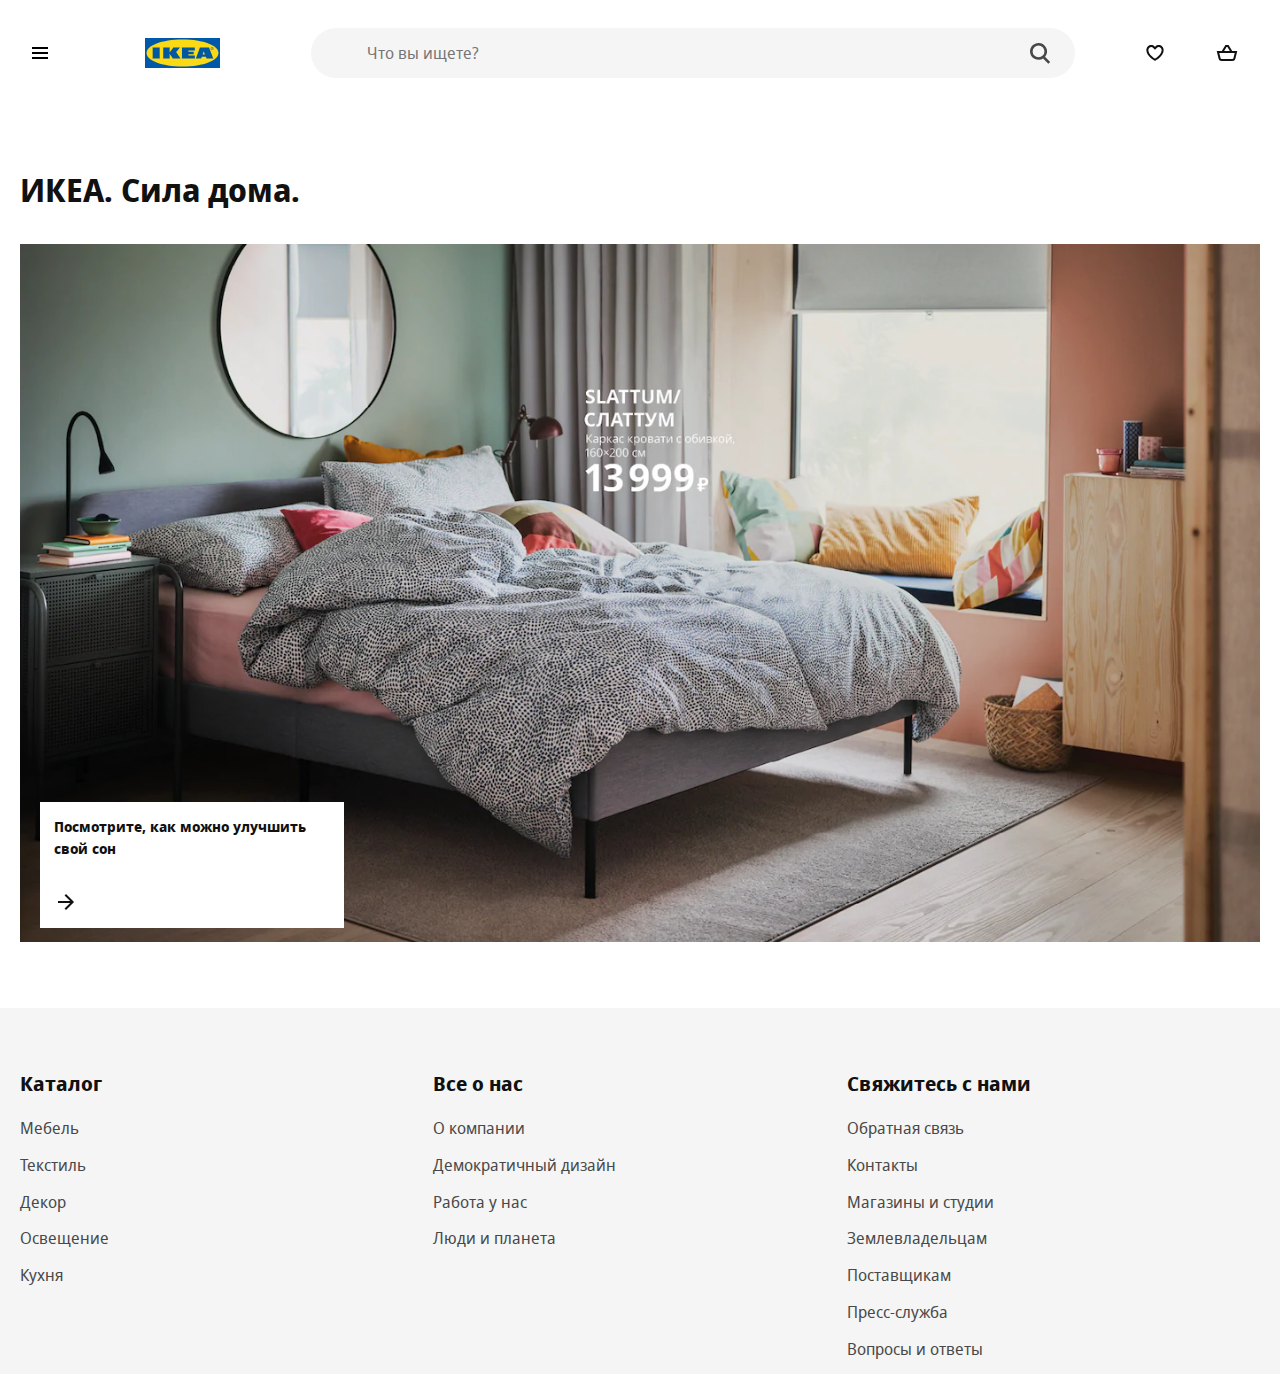
<file: index.html>
<!DOCTYPE html>
<html lang="en">
  <head>
    <meta charset="UTF-8" />
    <meta
      name="viewport"
      content="width=device-width, user-scalable=no, initial-scale=1.0, maximum-scale=1.0, minimum-scale=1.0"
    />
    <meta http-equiv="X-UA-Compatible" content="ie=edge" />
    <link
      rel="apple-touch-icon"
      sizes="180x180"
      href="favicon/apple-touch-icon.png"
    />
    <link
      rel="icon"
      type="image/png"
      sizes="32x32"
      href="favicon/favicon-32x32.png"
    />
    <link
      rel="icon"
      type="image/png"
      sizes="16x16"
      href="favicon/favicon-16x16.png"
    />
    <link
      rel="mask-icon"
      href="favicon/safari-pinned-tab.svg"
      color="#0058ab"
    />
    <meta name="msapplication-TileColor" content="#0058ab" />
    <meta name="theme-color" content="#0058ab" />
    <title>ИКЕА - официальный интернет-магазин мебели - IKEA</title>
    <link rel="stylesheet" href="styles/styles.css" />	
    <script src="script/index.js" defer type="module"></script>
  </head>
  <body>
    
    <main>
      <div class="container">
        <h1 class="main-header">ИКЕА. Сила дома.</h1>
        <aside class="offer">
          <a href="card.html#idd059">
            <picture>
              <source
                srcset="image/b47e07ee97fd5f9bf030d258d462a945.webp"
                type="image/webp"
              />
              <img
                src="image/b47e07ee97fd5f9bf030d258d462a945.jpg"
                alt="СЛАТТУМ"
              />
            </picture>
          </a>
          <a class="offer-extra" href="goods.html?subcat=Кровати">
            <p>Посмотрите, как можно улучшить свой сон</p>
            <svg
              focusable="false"
              viewBox="0 0 24 24"
              class="offer-arrow"
              aria-hidden="true"
            >
              <path
                fill-rule="evenodd"
                clip-rule="evenodd"
                d="M19.2937 12.7074L20.0008 12.0003L19.2938 11.2932L12.0008 3.99927L10.5865 5.41339L16.1727 11.0003H4V13.0003H16.1723L10.5855 18.5868L11.9996 20.0011L19.2937 12.7074Z"
              ></path>
            </svg>
          </a>
        </aside>
      </div>
    </main>
        
  </body>
</html>
</file>
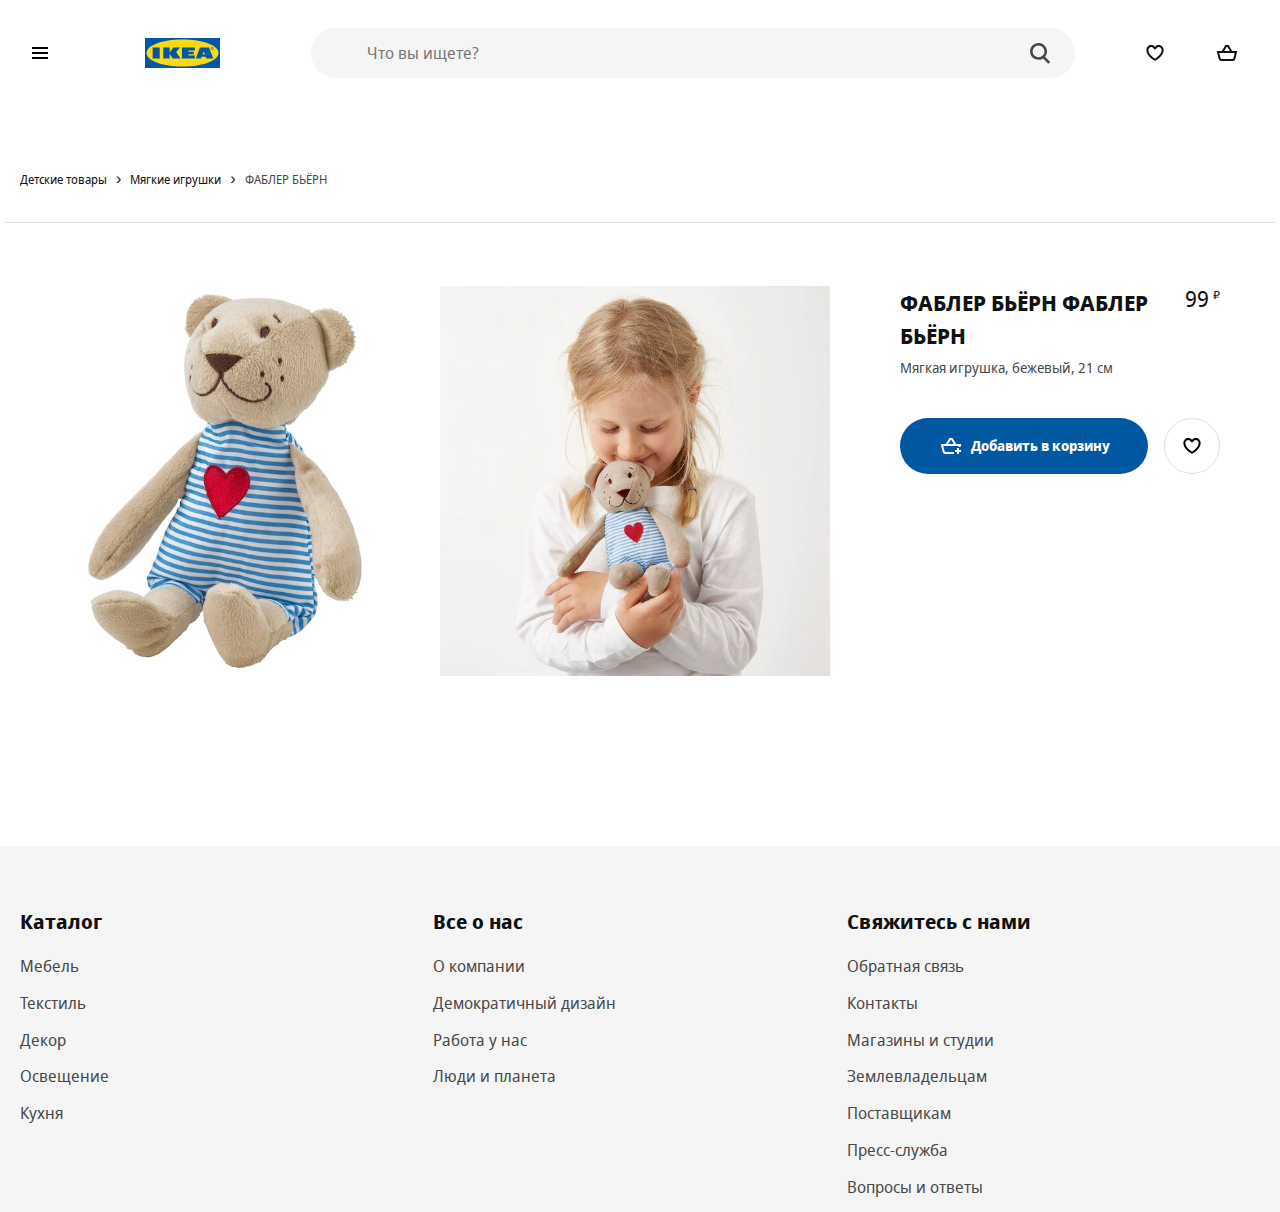
<file: card.html>
<!DOCTYPE html>
<html lang="en">
<head>
	<meta charset="UTF-8">
	<meta name="viewport" content="width=device-width, user-scalable=no, initial-scale=1.0, maximum-scale=1.0, minimum-scale=1.0">
	<meta http-equiv="X-UA-Compatible" content="ie=edge">
	<link rel="apple-touch-icon" sizes="180x180" href="favicon/apple-touch-icon.png">
	<link rel="icon" type="image/png" sizes="32x32" href="favicon/favicon-32x32.png">
	<link rel="icon" type="image/png" sizes="16x16" href="favicon/favicon-16x16.png">
	<link rel="mask-icon" href="favicon/safari-pinned-tab.svg" color="#0058ab">
	<meta name="msapplication-TileColor" content="#0058ab">
	<meta name="theme-color" content="#0058ab">
	<title>Детские игрушки - IKEA</title>
	<link rel="stylesheet" href="styles/styles.css">	
    <script src="script/index.js" defer type="module"></script>
  </head>
</head>
<body>
<main>
	<div class="container">
		<div class="breadcrumb">
			<nav role="navigation" aria-label="Breadcrumb" class="breadcrumb__nav">
				<ul class="breadcrumb__list">

					<li class="breadcrumb__list-item">
						<a href="goods.html?cat=Детские товары" class="breadcrumb__link"><span>Детские товары</span></a>
					</li>

					<li class="breadcrumb__list-item">
						<a href="goods.html?cat=Мягкие игрушки" class="breadcrumb__link"><span>Мягкие игрушки</span></a>
					</li>

					<li class="breadcrumb__list-item">
						<a href="#" class="breadcrumb__link"><span>ФАБЛЕР БЬЁРН</span></a>
					</li>

				</ul>
			</nav>
		</div>

		<div class="good wrapper">
			<div class="good-images">
				<div class="good-image__item">
					<img src="image/fabler-byorn-myagkaya-igrushka-bezhevyy__0710165_PE727396_S5.jpg" alt="">
				</div>
				<div class="good-image__item">
					<img src="image/fabler-byorn-myagkaya-igrushka-bezhevyy__0876865_PE611124_S5.jpg" alt="">
				</div>
			</div>
			<div class="good-item"> <!-- not-in-stock - нет в наличии-->
				<p class="good-item__new">Новинка</p>

				<div class="good-item__section">
					<div>
						<h2 class="good-item__header">ФАБЛЕР БЬЁРН ФАБЛЕР БЬЁРН</h2>
						<p class="good-item__description">Мягкая игрушка, бежевый, 21 см</p>

					</div>
					<p class="good-item__price">
						<span class="good-item__empty">Нет в наличии</span>
						<span class="good-item__price-value">99</span>
						<span class="good-item__currency">₽</span>
					</p>

				</div>
				<div class="good-item__buttons">
					<button type="button" class="btn btn-good" data-idd="idd001">
						<svg focusable="false" viewBox="0 0 24 24" class="btn-good-svg" aria-hidden="true">
							<path fill-rule="evenodd" clip-rule="evenodd" d="M10.4372 4H10.9993H12.0003H12.9996H13.5616L13.8538 4.48014L17.2112 9.99713H21H22.2806L21.9702 11.2396L21.5303 13H19.4688L19.7194 11.9971H4.28079L5.59143 17.2397C5.70272 17.6848 6.1027 17.9971 6.56157 17.9971H15V19.9971H6.56157C5.18496 19.9971 3.98502 19.0602 3.65114 17.7247L2.02987 11.2397L1.71924 9.99713H3.00002H6.78793L10.145 4.48017L10.4372 4ZM12.4375 6L14.87 9.99713H9.12911L11.5614 6H12.0003H12.4375ZM17.9961 16V14H19.9961V16H21.9961V18H19.9961V20H17.9961V18H15.9961V16H17.9961Z"></path>
						</svg>

						<span class="btn-good__label">Добавить в корзину</span>
					</button>
					<button type="button" class="btn btn-add-wishlist" data-idd="idd001">
						<svg focusable="false" viewBox="0 0 24 24" class="btn-add-wishlist__svg" aria-hidden="true">
							<path fill-rule="evenodd" clip-rule="evenodd" d="M12.336 5.52055C14.2336 3.62376 17.3096 3.62401 19.2069 5.52129C20.2067 6.52115 20.6796 7.85005 20.6259 9.15761C20.6151 12.2138 18.4184 14.8654 16.4892 16.6366C15.4926 17.5517 14.5004 18.2923 13.7593 18.8036C13.3879 19.0598 13.0771 19.2601 12.8574 19.3973C12.7475 19.466 12.6601 19.519 12.5992 19.5555C12.5687 19.5737 12.5448 19.5879 12.5279 19.5978L12.5079 19.6094L12.502 19.6129L12.5001 19.614C12.5001 19.614 12.4989 19.6147 11.9999 18.748C11.501 19.6147 11.5005 19.6144 11.5005 19.6144L11.4979 19.6129L11.4919 19.6094L11.472 19.5978C11.4551 19.5879 11.4312 19.5737 11.4007 19.5555C11.3397 19.519 11.2524 19.466 11.1425 19.3973C10.9227 19.2601 10.612 19.0598 10.2405 18.8036C9.49947 18.2923 8.50726 17.5517 7.51063 16.6366C5.58146 14.8654 3.38477 12.2139 3.37399 9.15765C3.32024 7.85008 3.79314 6.52117 4.79301 5.52129C6.69054 3.62376 9.76704 3.62376 11.6646 5.52129L11.9993 5.856L12.3353 5.52129L12.336 5.52055ZM11.9999 18.748L11.5005 19.6144L11.9999 19.9019L12.4989 19.6147L11.9999 18.748ZM11.9999 17.573C12.1727 17.462 12.384 17.3226 12.6236 17.1573C13.3125 16.6821 14.2267 15.9988 15.1366 15.1634C17.0157 13.4381 18.6259 11.2919 18.6259 9.13506V9.11213L18.627 9.08922C18.6626 8.31221 18.3844 7.52727 17.7926 6.9355C16.6762 5.81903 14.866 5.81902 13.7495 6.9355L13.7481 6.93689L11.9965 8.68166L10.2504 6.9355C9.13387 5.81903 7.3237 5.81903 6.20722 6.9355C5.61546 7.52727 5.33724 8.31221 5.3729 9.08922L5.37395 9.11213V9.13507C5.37395 11.2919 6.98418 13.4381 8.86325 15.1634C9.77312 15.9988 10.6874 16.6821 11.3762 17.1573C11.6159 17.3226 11.8271 17.462 11.9999 17.573Z"></path>
						</svg>
					</button>
				</div>

			</div>
		</div>


	</div>
</main>
</body>
</html>
</file>
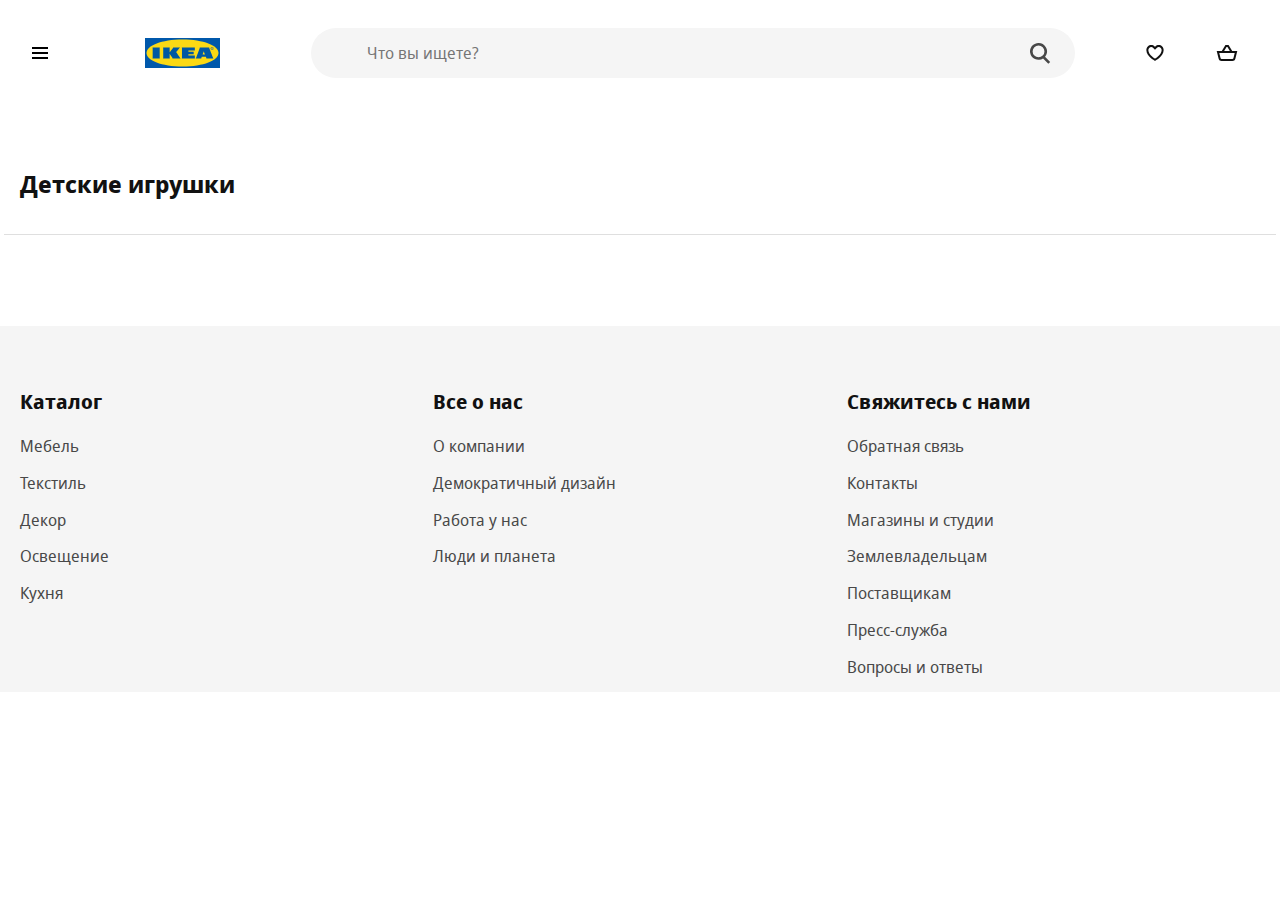
<file: goods.html>
<!DOCTYPE html>
<html lang="ru-RU">
<head>
	<meta charset="UTF-8">
	<meta name="viewport" content="width=device-width, user-scalable=no, initial-scale=1.0, maximum-scale=1.0, minimum-scale=1.0">
	<meta http-equiv="X-UA-Compatible" content="ie=edge">
	<link rel="apple-touch-icon" sizes="180x180" href="favicon/apple-touch-icon.png">
	<link rel="icon" type="image/png" sizes="32x32" href="favicon/favicon-32x32.png">
	<link rel="icon" type="image/png" sizes="16x16" href="favicon/favicon-16x16.png">
	<link rel="mask-icon" href="favicon/safari-pinned-tab.svg" color="#0058ab">
	<meta name="msapplication-TileColor" content="#0058ab">
	<meta name="theme-color" content="#0058ab">
	<title>Детские игрушки - IKEA</title>
	<link rel="stylesheet" href="styles/styles.css">	
    <script src="script/index.js" defer type="module"></script>
  </head>
</head>
<body>
<main>
	<div class="container">
		<h2 class="main-header">Детские игрушки</h2>
		<div class="goods wrapper">
			<ul class="goods-list">
				
			</ul>
		</div>
	</div>
</main>
</body>
</html>
</file>
<file: styles/styles.css>
/*
* Prefixed by https://autoprefixer.github.io
* PostCSS: v7.0.29,
* Autoprefixer: v9.7.6
* Browsers: last 4 version
*/

@font-face {
	font-family: 'Noto Sans';
	src: local('Noto Sans Display Regular'), local('NotoSansDisplay-Regular'), url('../fonts/Notosansdisplayregular.woff2') format('woff2'), url('../fonts/Notosansdisplayregular.woff') format('woff');
	font-weight: 400;
	font-style: normal;
}

@font-face {
	font-family: 'Noto Sans';
	src: local('Noto Sans Display Italic'), local('NotoSansDisplay-Italic'), url('../fonts/Notosansdisplayitalic.woff2') format('woff2'), url('../fonts/Notosansdisplayitalic.woff') format('woff');
	font-weight: 400;
	font-style: italic;
}

@font-face {
	font-family: 'Noto Sans';
	src: local('Noto Sans Display Bold'), local('NotoSansDisplay-Bold'), url('../fonts/Notosansdisplaybold.woff2') format('woff2'), url('../fonts/Notosansdisplaybold.woff') format('woff');
	font-weight: 700;
	font-style: normal;
}

@font-face {
	font-family: 'Noto Sans';
	src: local('Noto Sans Display Bold Italic'), local('NotoSansDisplay-BoldItalic'), url('../fonts/Notosansdisplaybolditalic.woff2') format('woff2'), url('../fonts/Notosansdisplaybolditalic.woff') format('woff');
	font-weight: 700;
	font-style: italic;
}

html {
	-webkit-box-sizing: border-box;
	box-sizing: border-box;
}

*,
*::before,
*::after {
	-webkit-box-sizing: inherit;
	box-sizing: inherit;
}

body {
	min-width: 320px;
	margin: 0;

	background-color: #fff; /*под проект*/
	font-family: Noto Sans, Arial, sans-serif; /*в "" свой шрифт под проект*/

	font-size: 16px;
	color: #111;
	line-height: 1.5;
	-webkit-font-smoothing: subpixel-antialiased;
}

button, input {
	font: inherit;
}

button {
	cursor: pointer;
}

img {
	max-width: 100%;
	width: 100%;
	height: auto;
}

a {
	text-decoration: none;
	color: inherit;
}

ul {
	list-style: none;
	padding: 0;
	margin: 0;
}

h1, h2, h3, p {
	padding: 0;
	margin: 0;
}

/* container */

.container {
	max-width: 100rem;
	margin: 0 auto;
	padding: 0 1.25rem;
}

.visually-hidden {
	position: absolute !important;
	clip: rect(1px 1px 1px 1px);
	clip: rect(1px, 1px, 1px, 1px);
	padding: 0 !important;
	border: 0 !important;
	height: 1px !important;
	width: 1px !important;
	overflow: hidden;
}

/* при работе с float */

.clearfix::after {
	content: "";
	display: table;
	clear: both;
}

header {
	margin-bottom: 3.75rem;
}

.header {
	display: -ms-grid;
	display: grid;
	grid-gap: 1.25rem;
	-ms-grid-columns: 2fr 1.25rem 2fr 1.25rem 16fr 1.25rem 1fr 1.25rem 1fr;
	grid-template-columns: 2fr 2fr 16fr 1fr 1fr;
	-webkit-box-align: center;
	-ms-flex-align: center;
	align-items: center;
	padding: 1.75rem 0;
}

footer {
	background-color: #f5f5f5;
	margin-top: 3.75rem;
	padding: 3.75rem 0 0 0;
}

.footer {
	display: -ms-grid;
	display: grid;
	-ms-grid-columns: 1fr 1fr 1fr;
	grid-template-columns: 1fr 1fr 1fr;
}

.main-header {
	margin-bottom: 1.875rem
}

.btn {
	background-color: transparent;
	outline: transparent;
	border-radius: 50%;
	width: 40px;
	height: 40px;
	display: -webkit-box;
	display: -ms-flexbox;
	display: flex;
	-webkit-box-align: center;
	-ms-flex-align: center;
	align-items: center;
	-webkit-box-pack: center;
	-ms-flex-pack: center;
	justify-content: center;
	border: 1px solid transparent;
}

.btn:hover {
	background-color: #f5f5f5;
	color: #111;
}

.svg-icon {
	fill: currentColor;
}

.logo {
	text-align: center;
	width: 75px;
	height: 30px;

}

.search {
	position: relative;
	-webkit-box-flex: 1;
	-ms-flex-positive: 1;
	flex-grow: 1;
	height: 50px;
	margin: 0 40px;
}

.search-input {
	-webkit-appearance: none;
	-moz-appearance: none;
	appearance: none;
	background-color: #f5f5f5;
	display: block;
	appearance: none;
	width: 100%;
	height: 100%;
	padding: .5rem 3.5rem;
	margin: 0 auto;
	line-height: 1.5;
	border: 0;
	border-radius: 50em;
	outline: 0;
	-webkit-box-shadow: none;
	box-shadow: none;
	-webkit-transition: background .2s;
	-o-transition: background .2s;
	transition: background .2s;
}

.search-btn {
	position: absolute;
	top: 0.9rem;
	right: 0.9rem;
	background-image: url("data:image/svg+xml;charset=utf-8,%3Csvg width='16' height='17' fill='%23484848' xmlns='http://www.w3.org/2000/svg'%3E%3Cpath fill-rule='evenodd' clip-rule='evenodd' d='M6.5 11a4.5 4.5 0 110-9 4.5 4.5 0 010 9zm4.968-.307a6.5 6.5 0 10-1.514 1.315l3.996 3.996 1.414-1.414-3.896-3.897z'/%3E%3C/svg%3E");
	background-repeat: no-repeat;
	background-size: contain;
	width: 2.5rem;
	height: 1.5rem;
	background-position: center;
}

.offer {
	position: relative;
}

.offer-extra {
	position: absolute;
	padding: .9rem;
	color: #111;
	left: 1.25rem;
	bottom: 1.25rem;
	display: -webkit-box;
	display: -ms-flexbox;
	display: flex;
	background: #fff;
	-webkit-box-orient: vertical;
	-webkit-box-direction: normal;
	-ms-flex-direction: column;
	flex-direction: column;
	-webkit-box-align: start;
	-ms-flex-align: start;
	align-items: flex-start;
	max-width: 19rem;
	min-width: 13rem;
	font-size: .9rem;
	line-height: 1.5;
	font-weight: bold;
	word-break: break-word;
}

.offer-arrow {
	display: inline-block;
	height: 1.5rem;
	width: 1.5rem;
	vertical-align: middle;
	fill: currentColor;
	margin-top: 1.875rem;

}


.footer-header {
	line-height: 2rem;
	font-size: 1.25rem;
	padding: 0 0 1rem 0;

}

.footer-list {
	margin-bottom: .8rem;
}

.footer-list > a {
	color: #484848;
}

.footer-list > a:hover {
	color: #111;
	text-decoration: underline;
}

.catalog {
	position: fixed;
	z-index: 999;
	top: 0;
	left: -100%;
	bottom: 0;
	background-color: #fff;
	overflow-y: auto;
	overflow-x: hidden;
	-webkit-transition: left 0.2s 0s;
	-o-transition: left 0.2s 0s;
	transition: left 0.2s 0s;
	width: 20rem;
	padding: 6rem 4rem 3rem;

}

.catalog.open {
	left: 0;
}

.catalog-btn {
	position: absolute;
	top: 3rem;
	left: 3rem;
}

.catalog-list__item,
.subcatalog-list__item {
	cursor: pointer;
	color: #111;


}

.catalog-list__item a,
.subcatalog-list__item a {
	text-decoration: underline;
	display: block;
}

.catalog-list__item a {
	padding: .5rem 1.5rem .5rem 0;
}

.subcatalog-list__item a {
	padding: .5rem 0;
}

.catalog-list__item:hover a,
.subcatalog-list__item:hover a {
	text-decoration: underline;
}

.catalog-list__item.active {
	background-repeat: no-repeat;
	background-position: right 0 center;
	background-image: url('data:image/svg+xml;utf8,<svg width="24" height="24" viewBox="0 0 24 24" fill="none" xmlns="http://www.w3.org/2000/svg"><path fill-rule="evenodd" clip-rule="evenodd" d="M15.5996 11.9999L9.81456 17.7857L8.40026 16.3716L12.7714 11.9999L8.40026 7.62823L9.81457 6.21411L15.5996 11.9999Z" fill="%23959595"/></svg>');
}

.subcatalog {
	position: fixed;
	z-index: 998;
	top: 0;
	left: -100%;
	bottom: 0;
	background-color: #fff;
	overflow-y: auto;
	overflow-x: hidden;
	-webkit-transition: left 0.6s 0s, right 0.6s 0s;
	-o-transition: left 0.6s 0s, right 0.6s 0s;
	transition: left 0.6s 0s, right 0.6s 0s;
	width: 25rem;
	padding: 6rem 4rem 3rem;
	border-left: 2px solid #ccc;
	display: block;
}

.subcatalog.subopen {
	left: 20rem;
	
}

.overlay {
	display: block;
	position: fixed;
	z-index: 899;
	top: 0;
	bottom: 0;
	right: 0;
	left: 0;
	background-color: black;
	-webkit-transition: all .2s ease;
	-o-transition: all .2s ease;
	transition: all .2s ease;
	opacity: 0;
	pointer-events: none;
}

.overlay.active {
	opacity: 0.25;
	pointer-events: all;
}


.wrapper {
	position: relative;
	margin-top: 4rem;
}

.wrapper:before {
	content: '';
	width: calc(100% + 2rem);
	display: block;
	position: absolute;
	top: -2rem;
	z-index: 99;
	margin: 0 -1rem;
	border-bottom: 1px solid #dfdfdf;
}

.good {
	display: -ms-grid;
	display: grid;
	-ms-grid-columns: minmax(0, 1fr) 1.25rem minmax(0, 1fr) 1.25rem minmax(0, 1fr) 1.25rem minmax(0, 1fr) 1.25rem minmax(0, 1fr) 1.25rem minmax(0, 1fr) 1.25rem minmax(0, 1fr) 1.25rem minmax(0, 1fr) 1.25rem minmax(0, 1fr) 1.25rem minmax(0, 1fr) 1.25rem minmax(0, 1fr) 1.25rem minmax(0, 1fr);
	grid-template-columns: repeat(12, minmax(0, 1fr));
	grid-column-gap: 1.25rem;
	padding-top: 2rem;
}

.good-images {
	display: -webkit-box;
	display: -ms-flexbox;
	display: flex;
	-ms-flex-wrap: wrap;
	flex-wrap: wrap;
	-ms-grid-column: 1;
	grid-column-start: 1;
	-ms-grid-column-span: 8;
	grid-column-end: 9;
	-ms-flex-pack: distribute;
	justify-content: space-around;


}

.good-image__item {
	width: calc(50% - 1.25rem);
	margin-left: .625rem;
	margin-right: .625rem;
	min-height: 500px;
}


.good-item {
	-ms-grid-column: 9;
	grid-column-start: 9;
	-ms-grid-column-span: 4;
	grid-column-end: 13;
	padding: 0 2.5rem;
}

.good-item__section {
	margin-bottom: 2.5rem;
}

.good-item__new {
	display: none;
}


.good-item__empty {
	display: none;
}

.not-in-stock .good-item__empty {
	display: block;
}

.not-in-stock .btn-good {
	display: none;
}

.good-item__header {
	font-size: 1.375rem;
	line-height: 1.5;
	font-weight: 700;
	text-transform: uppercase;
	margin-bottom: .3rem;
}

.good-item__description {
	line-height: 1.5;
	letter-spacing: 0;
	font-weight: 400;
	color: #484848;
	font-size: .875rem;
}

.good-item__price {
	white-space: nowrap;
	text-align: right;
}

.good-item__section {
	display: -webkit-box;
	display: -ms-flexbox;
	display: flex;
	-webkit-box-pack: justify;
	-ms-flex-pack: justify;
	justify-content: space-between;
}

.good-item__price-value {
	line-height: 1.1875;
	font-size: 1.375rem;
}

.good-item__currency {
	line-height: .9;
	font-size: .6875rem;
	vertical-align: text-top;
}

.not-in-stock .good-item__price-value,
.not-in-stock .good-item__currency {
	display: none;
}

.good-item__buttons {
	display: -webkit-box;
	display: -ms-flexbox;
	display: flex;
	-webkit-box-pack: justify;
	-ms-flex-pack: justify;
	justify-content: space-between;
	-webkit-box-align: center;
	-ms-flex-align: center;
	align-items: center;
	width: 100%;
}

.btn-good {
	margin-right: 1rem;
	-webkit-box-flex: 1;
	-ms-flex-positive: 1;
	flex-grow: 1;
	-ms-flex-negative: 1;
	flex-shrink: 1;
	position: relative;
	background: #0058a3;
	color: #fff;
	border-radius: 52px;
	padding: 0 2rem;
	display: -webkit-box;
	display: -ms-flexbox;
	display: flex;
	height: 3.5rem;
	-webkit-box-align: center;
	-ms-flex-align: center;
	align-items: center;
}

.btn-good-svg {
	margin-right: .5rem;
	vertical-align: top;
	-ms-flex-negative: 0;
	flex-shrink: 0;
	display: inline-block;
	height: 1.5rem;
	width: 1.5rem;
	fill: #fff;
}

.btn-good:hover {
	color: #0058a3;
}

.btn-good:hover .btn-good-svg {
	fill: #0058a3;
}

.btn-good__label {
	text-align: center;
	border: 0;
	font-weight: 700;
	font-size: .875rem;
	line-height: 1.42857;
}

.btn-add-wishlist {
	background: rgba(0, 0, 0, 0);
	color: #111;
	border-radius: 40px;
	padding: 0 .9375rem;
	border: 1px solid #dfdfdf;
	height: 3.5rem;
	width: 3.5rem;
	margin-left: auto;
}

.btn-add-wishlist__svg {
	height: 1.5rem;
	width: 1.5rem;

}

.btn-add-wishlist:hover .btn-add-wishlist__svg {
	fill: red;
}

.btn-add-wishlist.contains-wishlist .btn-add-wishlist__svg {
	fill: red;

}

.btn-add-wishlist:hover.contains-wishlist .btn-add-wishlist__svg {
	fill: black;
}


.goods-list {
	display: -ms-grid;
	display: grid;
	grid-gap: 1.25rem;
	grid-template-columns: repeat(4, 1fr);
}

.goods-list__item {
	margin-bottom: 2rem;
}


.goods-item {
	position: relative;
	display: -webkit-box;
	display: -ms-flexbox;
	display: flex;
	-webkit-box-orient: vertical;
	-webkit-box-direction: normal;
	-ms-flex-direction: column;
	flex-direction: column;
	-webkit-box-pack: justify;
	-ms-flex-pack: justify;
	justify-content: space-between;
	height: 100%;
}

.goods-item__img {
	height: 380px;
	display: table-cell;
	vertical-align: middle
}


.btn-add-card {
	position: absolute;
	opacity: 0;
	-webkit-transition: opacity 0.2s 0s;
	-o-transition: opacity 0.2s 0s;
	transition: opacity 0.2s 0s;
	right: 1rem;
	bottom: 0.5rem;
	background-color: rgb(0, 88, 163);
	border: 1px solid rgb(0, 88, 163);
	background-repeat: no-repeat;
	background-position: center;
	background-image: url("data:image/svg+xml;utf8,<svg width='24' height='24' xmlns='http://www.w3.org/2000/svg' viewBox='0 0 24 24'><path fill-rule='evenodd' clip-rule='evenodd' d='M10.4372 4H10.9993H12.0003H12.9996H13.5616L13.8538 4.48014L17.2112 9.99713H21H22.2806L21.9702 11.2396L21.5303 13H19.4688L19.7194 11.9971H4.28079L5.59143 17.2397C5.70272 17.6848 6.1027 17.9971 6.56157 17.9971H15V19.9971H6.56157C5.18496 19.9971 3.98502 19.0602 3.65114 17.7247L2.02987 11.2397L1.71924 9.99713H3.00002H6.78793L10.145 4.48017L10.4372 4ZM12.4375 6L14.87 9.99713H9.12911L11.5614 6H12.0003H12.4375ZM17.9961 16V14H19.9961V16H21.9961V18H19.9961V20H17.9961V18H15.9961V16H17.9961Z' fill='white' /></svg>");
}

.btn-add-card:hover {
	background-color: rgb(255, 255, 255);
	background-image: url("data:image/svg+xml;utf8,<svg width='24' height='24' xmlns='http://www.w3.org/2000/svg' viewBox='0 0 24 24'><path fill-rule='evenodd' clip-rule='evenodd' d='M10.4372 4H10.9993H12.0003H12.9996H13.5616L13.8538 4.48014L17.2112 9.99713H21H22.2806L21.9702 11.2396L21.5303 13H19.4688L19.7194 11.9971H4.28079L5.59143 17.2397C5.70272 17.6848 6.1027 17.9971 6.56157 17.9971H15V19.9971H6.56157C5.18496 19.9971 3.98502 19.0602 3.65114 17.7247L2.02987 11.2397L1.71924 9.99713H3.00002H6.78793L10.145 4.48017L10.4372 4ZM12.4375 6L14.87 9.99713H9.12911L11.5614 6H12.0003H12.4375ZM17.9961 16V14H19.9961V16H21.9961V18H19.9961V20H17.9961V18H15.9961V16H17.9961Z' fill='rgb(0, 88, 163)' /></svg>");

}

.goods-item:hover .btn-add-card {
	opacity: 1;
}

.goods-item__header {
	margin-top: auto;
	margin-bottom: 1rem;
}

.goods-item__new {
	line-height: 1.42857;
	color: #ca5008;
	font-weight: 700;
	font-size: 0.8rem;
}

.goods-item__link {
	display: block;
	height: 100%;
}

.goods-item__description {
	margin-bottom: 1rem;
	font-size: .875rem;
	line-height: 1.42857;
}

.goods-item__price {
	min-height: calc(40px + 0.5rem);
	padding-bottom: 0.5rem;
	font-weight: 700;
}

.goods-item__price-value {
	font-size: 1.375rem;
}

.goods-item__currency {
	line-height: .9;
	font-size: .6875rem;
	vertical-align: text-top;
}


.breadcrumb__list-item {
	display: inline;
}

.breadcrumb__list-item:after {
	content: "\0203A";
	display: inline;
	margin: 0 .3125rem;
	font-size: 1rem;
	line-height: 1.125;
}

.breadcrumb__list-item:last-child:after {
	content: "";
}

.breadcrumb__link {
	font-size: .75rem;
	line-height: 1.5;
	font-weight: 400;
	vertical-align: middle;
}

.breadcrumb__list-item:last-child .breadcrumb__link {
	color: #484848;
	pointer-events: none;
	cursor: auto;
}

.cart-wrapper {
	max-width: 768px;
}

.cart-header {
	text-align: center;
}

.product {
	display: -ms-grid;
	display: grid;
	-ms-grid-columns: 152px 4fr 6fr;
	grid-template-columns: 152px 4fr 6fr;
	-ms-grid-rows: auto;
	grid-template-rows: auto;
	font-size: .81rem;
	line-height: 1.385;
}

.product > *:nth-child(1) {
	-ms-grid-row: 1;
	-ms-grid-column: 1;
}

.product > *:nth-child(2) {
	-ms-grid-row: 1;
	-ms-grid-column: 2;
}

.product > *:nth-child(3) {
	-ms-grid-row: 1;
	-ms-grid-column: 3;
}

.product__image-container {
	-ms-grid-column: 1;
	grid-column: 1;
	-ms-grid-row: 1;
	-ms-grid-row-span: 2;
	grid-row: 1/3;
	padding-right: 1rem;
}

.product__description {
	-ms-grid-column: 2;
	grid-column: 2;
	-ms-grid-row: 1;
	grid-row: 1;
}

.product__name {
	font-size: 1.2rem;
	margin-bottom: .5rem;
	font-weight: 700;
	text-transform: uppercase;
	word-break: break-word;
}

.product__prices {
	-ms-grid-column: 3;
	grid-column: 3;
	-ms-grid-row: 1;
	grid-row: 1;
	text-align: right;
	padding-top: 0;
}

.product__controls {
	-ms-grid-column: 3;
	grid-column: 3;
	-ms-grid-row: 2;
	grid-row: 2;
	margin-top: .5rem;
	display: -webkit-box;
	display: -ms-flexbox;
	display: flex;
	-webkit-box-pack: end;
	-ms-flex-pack: end;
	justify-content: flex-end;
}

.btn-remove {
	color: #444;
	border-color: #666;
	border-radius: unset;
}

.product__total {
	font-weight: 700;
	font-size: 1.06rem;
	line-height: 1.2;
}

.product-controls__remove {
	width: 12.5%;
}

.product-controls__quantity {
	width: 25%;
	margin-left: .5rem;
}

.cart-header {
	margin-bottom: 3rem;
}

.cart-item {
	margin-bottom: 2rem;
}

.cart-total {
	display: -webkit-box;
	display: -ms-flexbox;
	display: flex;
	-webkit-box-pack: justify;
	-ms-flex-pack: justify;
	justify-content: space-between;
	padding: .35rem 0;
	font-weight: 700;
	font-size: 14px;
	text-align: initial;
	border: dashed #cacaca;
	border-width: 1px 0;
}

.cart-checkout {
	color: #ffffff;
	padding: 12px 62px;
	background-color: #3a6e9f;
	border: none;
	display: block;
	margin: 1rem auto;
}

.cart-form {
	margin: 1rem 0;
	text-align: center;
}

.cart-form label {
	display: block;
	margin: 1rem;
}

select {
	width: 100%;
	max-width: 352px;
	height: 40px;
	margin: 0;
	padding: 0 10px;
	border: 1px solid #666;
	border-radius: 2px;
	background: #fff url(../image/chevron-down-thin-24.1667eab2.svg) no-repeat right 8px center/1.5rem;
	-webkit-appearance: none;
	-moz-appearance: none;
	appearance: none;
	font-size: 1rem;
	line-height: 1.15;
	font-family: inherit;
	text-transform: none;
}

@media (max-width: 1200px) {
	.goods-list {
		grid-template-columns: repeat(3, 1fr);
	}
}

@media (max-width: 768px) {
	.goods-list {
		grid-template-columns: repeat(2, 1fr);
	}

	.header {
		-ms-grid-columns: 1fr 1.25rem 4fr 1.25rem 1fr 1.25rem 1fr;
		grid-template-columns: 1fr 2fr 1fr 1fr;
		-ms-grid-rows: auto 1.25rem auto 1.25rem auto;
		grid-template-areas: "burger logo wishlist cart" "main main . sidebar" "footer footer footer footer";
	}

	.btn-burger {
		grid-area: burger;
	}

	.logo {
		grid-area: logo;
	}

	.btn-wishlist {
		grid-area: wishlist;
	}

	.btn-cart {
		grid-area: cart;
	}

	.search {
		grid-area: search;
		-ms-grid-row: 2;
		grid-row: 2;
		-ms-grid-column-span: 5;
		grid-column-end: 6;
		-ms-grid-column: 1;
		grid-column-start: 1;
		margin: 0;
	}

	.footer {
		-ms-grid-rows: auto;
		grid-template-rows: auto;
		-webkit-box-pack: center;
		-ms-flex-pack: center;
		justify-content: center;
		grid-template-areas: "catalog" "about" "connection";
		-ms-grid-columns: 300px;
		grid-template-columns: 300px

	}

	.footer-catalog {
		grid-area: catalog;
		margin-bottom: 50px;
	}

	.footer-about {
		grid-area: about;
		margin-bottom: 50px;
	}

	.footer-connection {
		grid-area: connection;
		margin-bottom: 50px;
	}

	.catalog {
		width: 50%;
	}

	.subcatalog {
		width: 50%;
		left: auto;
		right: -100%;
	}

	.subcatalog.subopen {
		right: 0;
		left: auto;
	}
}

@media (max-width: 768px) {

	.footer-catalog {
		-ms-grid-row: 1;
		-ms-grid-column: 1

	}

	.footer-about {
		-ms-grid-row: 2;
		-ms-grid-column: 1

	}

	.footer-connection {
		-ms-grid-row: 3;
		-ms-grid-column: 1

	}
}

@media (max-width: 768px) {

	.btn-burger {
		-ms-grid-row: 1;
		-ms-grid-column: 1;
	}

	.logo {
		-ms-grid-row: 1;
		-ms-grid-column: 3;
	}

	.btn-wishlist {
		-ms-grid-row: 1;
		-ms-grid-column: 5;
	}

	.btn-cart {
		-ms-grid-row: 1;
		-ms-grid-column: 7;
	}
}

@media (max-width: 576px) {
	.goods-list {
		-ms-grid-columns: 1fr;
		grid-template-columns: 1fr;
	}

	.catalog {
		width: 100%;
	}

	.subcatalog {
		z-index: 999;
		width: 100%;
	}

	.subcatalog.subopen {
		right: 0;
	}
}
</file>
